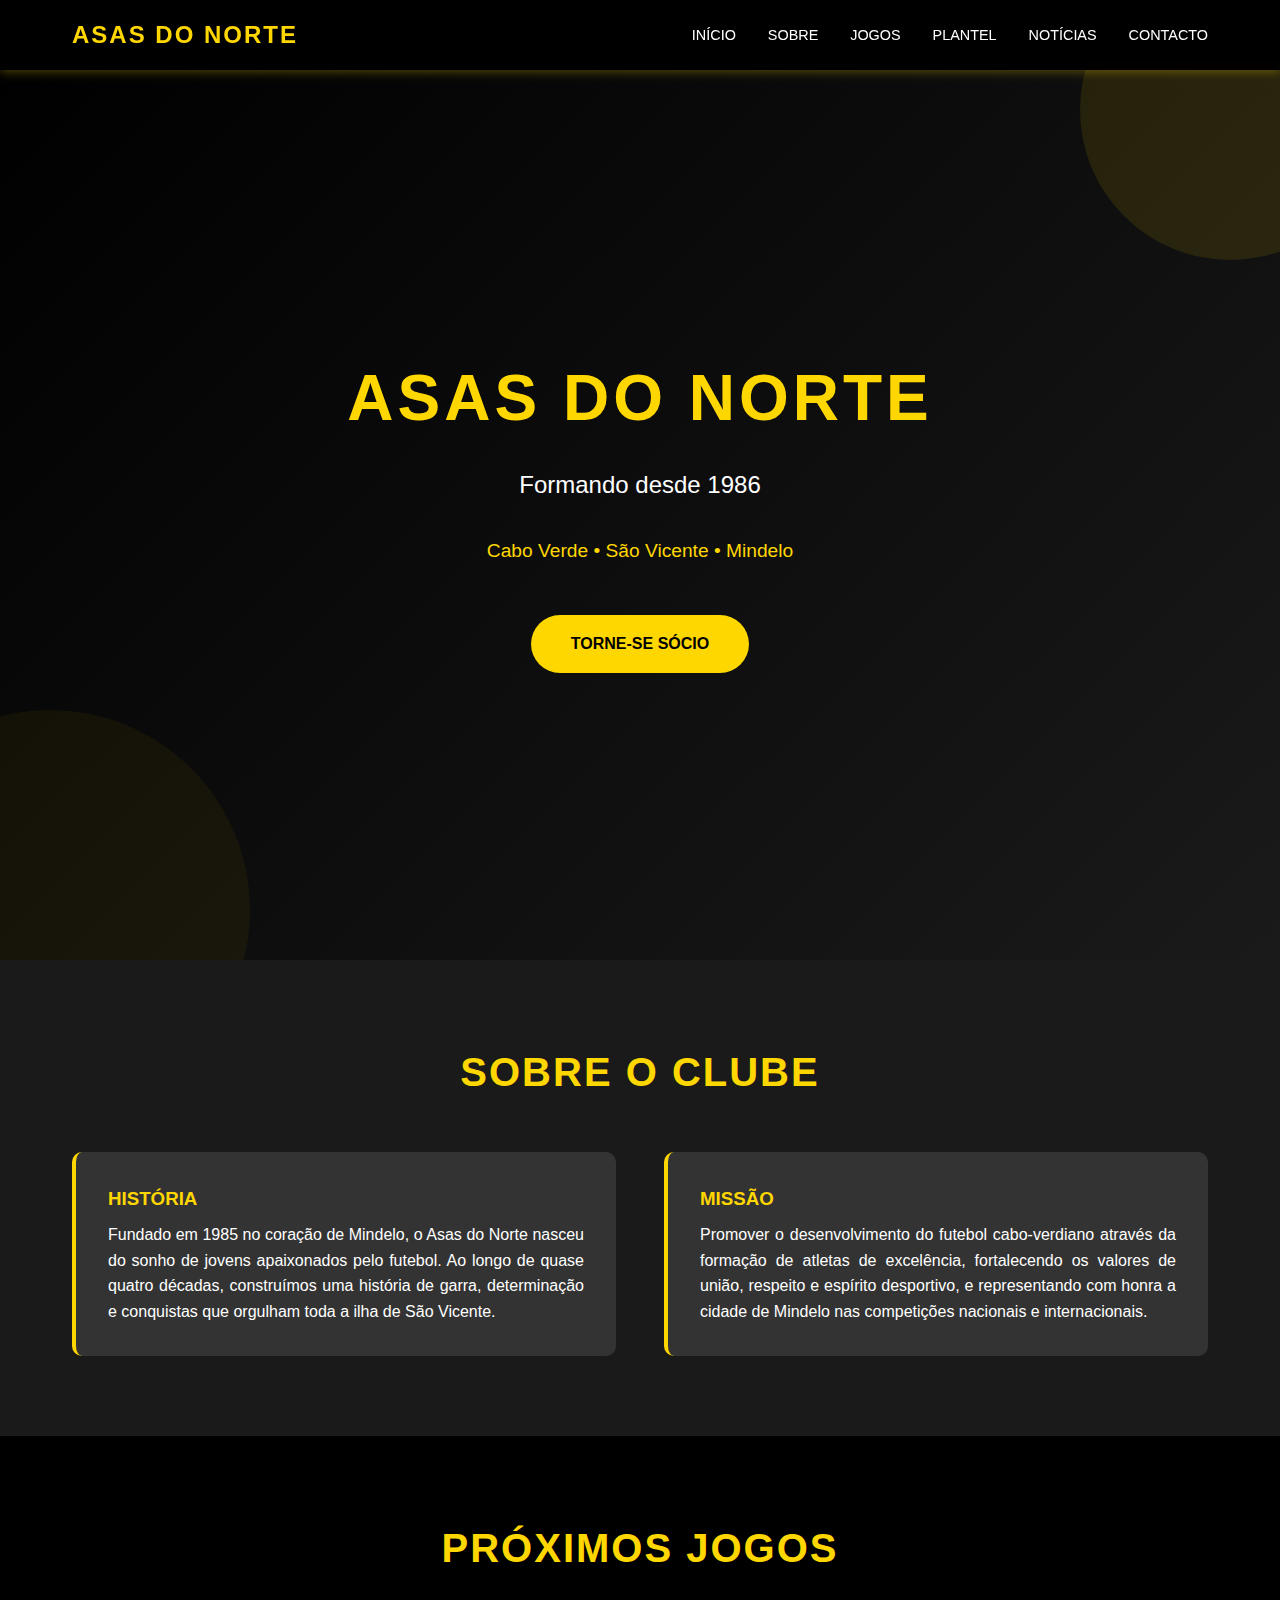
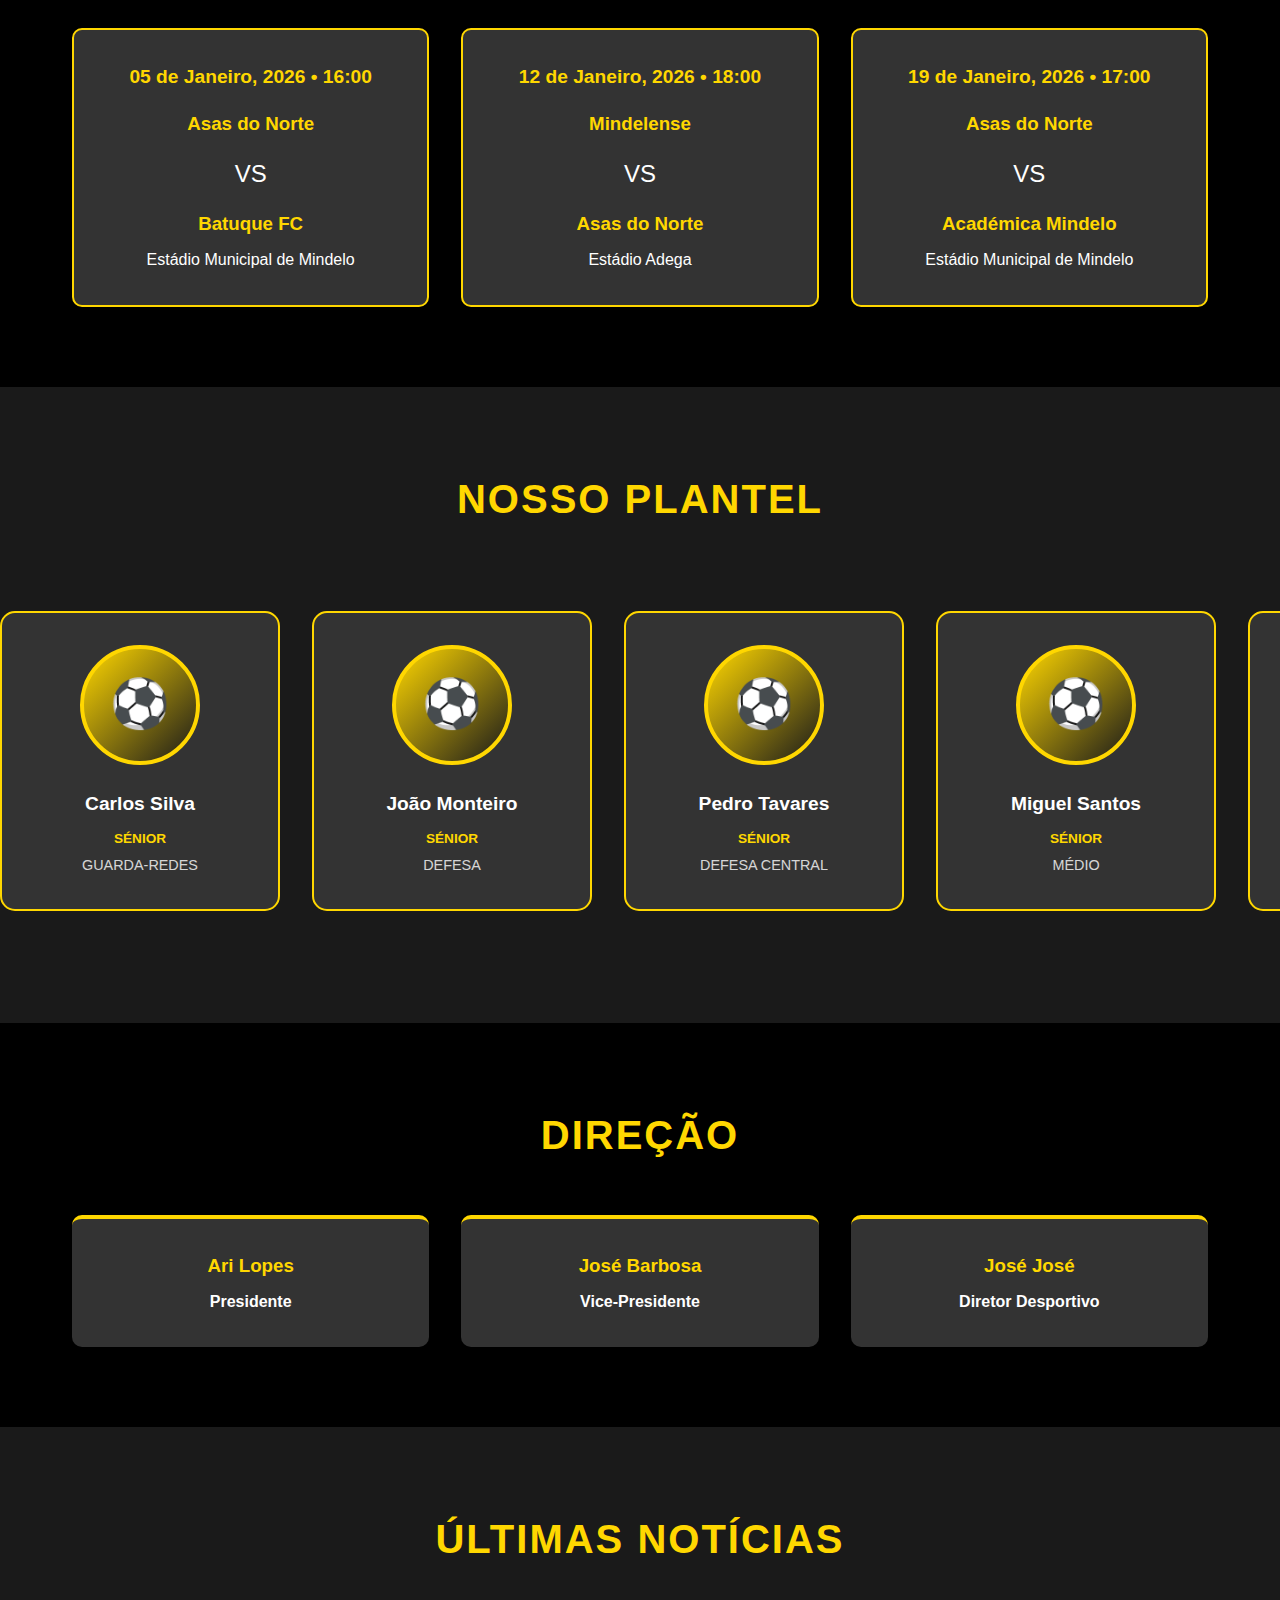
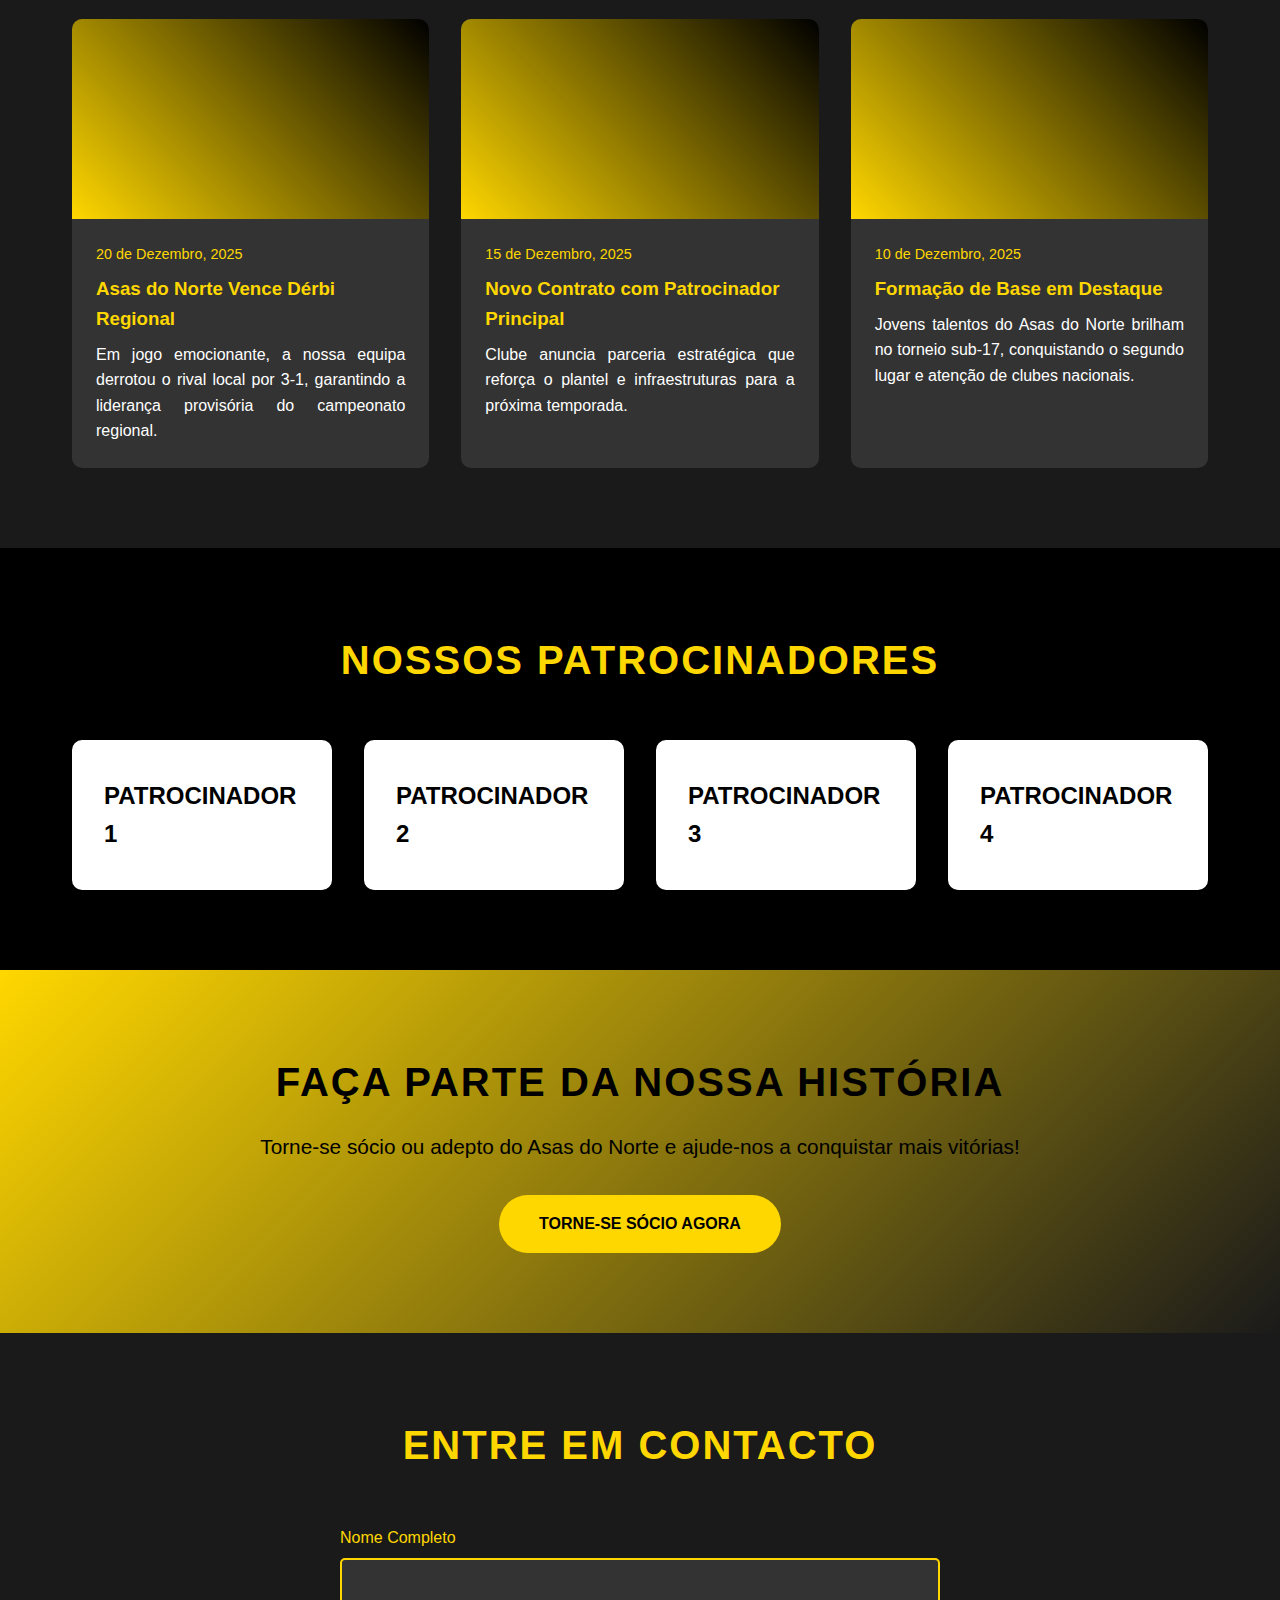
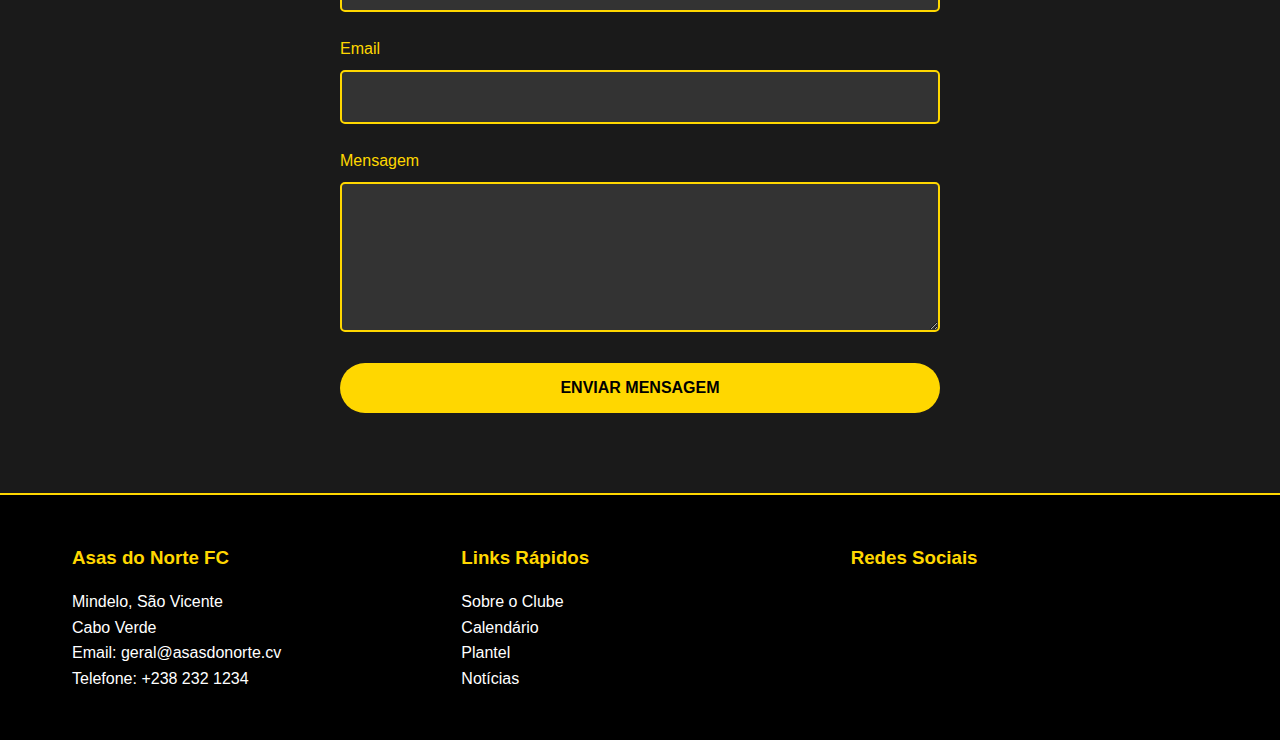
<file: index.html>
<!DOCTYPE html>
<html lang="pt">
<head>
    <meta charset="UTF-8">
    <meta name="viewport" content="width=device-width, initial-scale=1.0">
    <title>Asas do Norte - Futebol Clube de Mindelo</title>
    <link rel="stylesheet" href="style.css">
</head>
<body>
    <!-- Menu de Navegação -->
    <nav>
        <div class="container">
            <div class="logo">Asas do Norte</div>
            <div class="menu-toggle" onclick="toggleMenu()">
                <span></span>
                <span></span>
                <span></span>
            </div>
            <ul id="menu">
                <li><a href="#home">Início</a></li>
                <li><a href="#sobre">Sobre</a></li>
                <li><a href="#jogos">Jogos</a></li>
                <li><a href="#plantel">Plantel</a></li>
                <li><a href="#noticias">Notícias</a></li>
                <li><a href="#contacto">Contacto</a></li>
            </ul>
        </div>
    </nav>

    <!-- Hero Section -->
    <section id="home" class="hero">
        <div class="hero-content">
            <h1>Asas do Norte</h1>
            <p class="slogan">Formando desde 1986</p>
            <p class="location">Cabo Verde • São Vicente • Mindelo</p>
            <div class="cta-buttons">
                <a href="#contacto" class="btn btn-primary">Torne-se Sócio</a>
            </div>
        </div>
    </section>

    <!-- Sobre o Clube -->
    <section id="sobre" class="sobre">
        <div class="container">
            <h2>Sobre o Clube</h2>
            <div class="sobre-content">
                <div class="sobre-card">
                    <h3>HISTÓRIA</h3>
                    <p>Fundado em 1985 no coração de Mindelo, o Asas do Norte nasceu do sonho de jovens apaixonados pelo futebol. Ao longo de quase quatro décadas, construímos uma história de garra, determinação e conquistas que orgulham toda a ilha de São Vicente.</p>
                </div>
                <div class="sobre-card">
                    <h3>MISSÃO</h3>
                    <p>Promover o desenvolvimento do futebol cabo-verdiano através da formação de atletas de excelência, fortalecendo os valores de união, respeito e espírito desportivo, e representando com honra a cidade de Mindelo nas competições nacionais e internacionais.</p>
                </div>
            </div>
        </div>
    </section>

    <!-- Próximos Jogos -->
    <section id="jogos" class="jogos">
        <div class="container">
            <h2>Próximos Jogos</h2>
            <div class="jogos-lista">
                <div class="jogo-card">
                    <div class="jogo-data">05 de Janeiro, 2026 • 16:00</div>
                    <h3>Asas do Norte</h3>
                    <div class="jogo-vs">VS</div>
                    <h3>Batuque FC</h3>
                    <p>Estádio Municipal de Mindelo</p>
                </div>
                <div class="jogo-card">
                    <div class="jogo-data">12 de Janeiro, 2026 • 18:00</div>
                    <h3>Mindelense</h3>
                    <div class="jogo-vs">VS</div>
                    <h3>Asas do Norte</h3>
                    <p>Estádio Adega</p>
                </div>
                <div class="jogo-card">
                    <div class="jogo-data">19 de Janeiro, 2026 • 17:00</div>
                    <h3>Asas do Norte</h3>
                    <div class="jogo-vs">VS</div>
                    <h3>Académica Mindelo</h3>
                    <p>Estádio Municipal de Mindelo</p>
                </div>
            </div>
        </div>
    </section>

    <!-- Plantel -->
    <section id="plantel" class="plantel">
        <div class="container">
            <h2>Nosso Plantel</h2>
        </div>
        <div class="plantel-carousel">
            <div class="plantel-track">
                <!-- Primeiro conjunto de jogadores -->
                <div class="jogador-card">
                    <div class="jogador-img">⚽</div>
                    <div class="jogador-info">
                        <div class="jogador-nome">Carlos Silva</div>
                        <div class="jogador-escalao">Sénior</div>
                        <div class="jogador-posicao">Guarda-Redes</div>
                    </div>
                </div>
                <div class="jogador-card">
                    <div class="jogador-img">⚽</div>
                    <div class="jogador-info">
                        <div class="jogador-nome">João Monteiro</div>
                        <div class="jogador-escalao">Sénior</div>
                        <div class="jogador-posicao">Defesa</div>
                    </div>
                </div>
                <div class="jogador-card">
                    <div class="jogador-img">⚽</div>
                    <div class="jogador-info">
                        <div class="jogador-nome">Pedro Tavares</div>
                        <div class="jogador-escalao">Sénior</div>
                        <div class="jogador-posicao">Defesa Central</div>
                    </div>
                </div>
                <div class="jogador-card">
                    <div class="jogador-img">⚽</div>
                    <div class="jogador-info">
                        <div class="jogador-nome">Miguel Santos</div>
                        <div class="jogador-escalao">Sénior</div>
                        <div class="jogador-posicao">Médio</div>
                    </div>
                </div>
                <div class="jogador-card">
                    <div class="jogador-img">⚽</div>
                    <div class="jogador-info">
                        <div class="jogador-nome">Luís Andrade</div>
                        <div class="jogador-escalao">Sub-23</div>
                        <div class="jogador-posicao">Médio Ofensivo</div>
                    </div>
                </div>
                <div class="jogador-card">
                    <div class="jogador-img">⚽</div>
                    <div class="jogador-info">
                        <div class="jogador-nome">Ricardo Fernandes</div>
                        <div class="jogador-escalao">Sénior</div>
                        <div class="jogador-posicao">Avançado</div>
                    </div>
                </div>
                <div class="jogador-card">
                    <div class="jogador-img">⚽</div>
                    <div class="jogador-info">
                        <div class="jogador-nome">António Costa</div>
                        <div class="jogador-escalao">Sub-23</div>
                        <div class="jogador-posicao">Extremo</div>
                    </div>
                </div>
                <div class="jogador-card">
                    <div class="jogador-img">⚽</div>
                    <div class="jogador-info">
                        <div class="jogador-nome">Bruno Alves</div>
                        <div class="jogador-escalao">Sénior</div>
                        <div class="jogador-posicao">Lateral</div>
                    </div>
                </div>
                
                <!-- Duplicar para efeito de loop infinito -->
                <div class="jogador-card">
                    <div class="jogador-img">⚽</div>
                    <div class="jogador-info">
                        <div class="jogador-nome">Carlos Silva</div>
                        <div class="jogador-escalao">Sénior</div>
                        <div class="jogador-posicao">Guarda-Redes</div>
                    </div>
                </div>
                <div class="jogador-card">
                    <div class="jogador-img">⚽</div>
                    <div class="jogador-info">
                        <div class="jogador-nome">João Monteiro</div>
                        <div class="jogador-escalao">Sénior</div>
                        <div class="jogador-posicao">Defesa</div>
                    </div>
                </div>
                <div class="jogador-card">
                    <div class="jogador-img">⚽</div>
                    <div class="jogador-info">
                        <div class="jogador-nome">Pedro Tavares</div>
                        <div class="jogador-escalao">Sénior</div>
                        <div class="jogador-posicao">Defesa Central</div>
                    </div>
                </div>
                <div class="jogador-card">
                    <div class="jogador-img">⚽</div>
                    <div class="jogador-info">
                        <div class="jogador-nome">Miguel Santos</div>
                        <div class="jogador-escalao">Sénior</div>
                        <div class="jogador-posicao">Médio</div>
                    </div>
                </div>
                <div class="jogador-card">
                    <div class="jogador-img">⚽</div>
                    <div class="jogador-info">
                        <div class="jogador-nome">Luís Andrade</div>
                        <div class="jogador-escalao">Sub-23</div>
                        <div class="jogador-posicao">Médio Ofensivo</div>
                    </div>
                </div>
                <div class="jogador-card">
                    <div class="jogador-img">⚽</div>
                    <div class="jogador-info">
                        <div class="jogador-nome">Ricardo Fernandes</div>
                        <div class="jogador-escalao">Sénior</div>
                        <div class="jogador-posicao">Avançado</div>
                    </div>
                </div>
                <div class="jogador-card">
                    <div class="jogador-img">⚽</div>
                    <div class="jogador-info">
                        <div class="jogador-nome">António Costa</div>
                        <div class="jogador-escalao">Sub-23</div>
                        <div class="jogador-posicao">Extremo</div>
                    </div>
                </div>
                <div class="jogador-card">
                    <div class="jogador-img">⚽</div>
                    <div class="jogador-info">
                        <div class="jogador-nome">Bruno Alves</div>
                        <div class="jogador-escalao">Sénior</div>
                        <div class="jogador-posicao">Lateral</div>
                    </div>
                </div>
            </div>
        </div>
    </section>

    <!-- Equipa Técnica -->
    <section id="equipa" class="equipa-tecnica">
        <div class="container">
            <h2>DIREÇÃO</h2>
            <div class="equipa-grid">
                <div class="tecnico-card">
                    <h3>Ari Lopes</h3>
                    <p><strong>Presidente</strong></p>
                    
                </div>
                <div class="tecnico-card">
                    <h3>José Barbosa</h3>
                    <p><strong>Vice-Presidente</strong></p>
                </div>
                <div class="tecnico-card">
                    <h3>José José</h3>
                    <p><strong>Diretor Desportivo</strong></p>
                </div>
            </div>
        </div>
    </section>

    <!-- Notícias -->
    <section id="noticias" class="noticias">
        <div class="container">
            <h2>Últimas Notícias</h2>
            <div class="noticias-grid">
                <div class="noticia-card">
                    <div class="noticia-img"></div>
                    <div class="noticia-content">
                        <div class="noticia-data">20 de Dezembro, 2025</div>
                        <h3>Asas do Norte Vence Dérbi Regional</h3>
                        <p>Em jogo emocionante, a nossa equipa derrotou o rival local por 3-1, garantindo a liderança provisória do campeonato regional.</p>
                    </div>
                </div>
                <div class="noticia-card">
                    <div class="noticia-img"></div>
                    <div class="noticia-content">
                        <div class="noticia-data">15 de Dezembro, 2025</div>
                        <h3>Novo Contrato com Patrocinador Principal</h3>
                        <p>Clube anuncia parceria estratégica que reforça o plantel e infraestruturas para a próxima temporada.</p>
                    </div>
                </div>
                <div class="noticia-card">
                    <div class="noticia-img"></div>
                    <div class="noticia-content">
                        <div class="noticia-data">10 de Dezembro, 2025</div>
                        <h3>Formação de Base em Destaque</h3>
                        <p>Jovens talentos do Asas do Norte brilham no torneio sub-17, conquistando o segundo lugar e atenção de clubes nacionais.</p>
                    </div>
                </div>
            </div>
        </div>
    </section>

    <!-- Patrocinadores -->
    <section id="patrocinadores" class="patrocinadores">
        <div class="container">
            <h2>Nossos Patrocinadores</h2>
            <div class="patrocinadores-grid">
                <div class="patrocinador-card">
                    <p style="color: #000; font-weight: bold; font-size: 1.5rem;">PATROCINADOR 1</p>
                </div>
                <div class="patrocinador-card">
                    <p style="color: #000; font-weight: bold; font-size: 1.5rem;">PATROCINADOR 2</p>
                </div>
                <div class="patrocinador-card">
                    <p style="color: #000; font-weight: bold; font-size: 1.5rem;">PATROCINADOR 3</p>
                </div>
                <div class="patrocinador-card">
                    <p style="color: #000; font-weight: bold; font-size: 1.5rem;">PATROCINADOR 4</p>
                </div>
            </div>
        </div>
    </section>

    <!-- CTA Final -->
    <section class="cta-final">
        <div class="container">
            <h2>Faça Parte da Nossa História</h2>
            <p>Torne-se sócio ou adepto do Asas do Norte e ajude-nos a conquistar mais vitórias!</p>
            <div class="cta-buttons">
                <a href="#contacto" class="btn btn-primary">Torne-se Sócio Agora</a>
            </div>
        </div>
    </section>

    <!-- Contacto -->
    <section id="contacto" class="contacto">
        <div class="container">
            <h2>Entre em Contacto</h2>
            <form class="contacto-form">
                <div class="form-group">
                    <label for="nome">Nome Completo</label>
                    <input type="text" id="nome" name="nome" required>
                </div>
                <div class="form-group">
                    <label for="email">Email</label>
                    <input type="email" id="email" name="email" required>
                </div>
                <div class="form-group">
                    <label for="mensagem">Mensagem</label>
                    <textarea id="mensagem" name="mensagem" required></textarea>
                </div>
                <button type="submit" class="btn btn-primary" style="width: 100%;">Enviar Mensagem</button>
            </form>
        </div>
    </section>

    <!-- Rodapé -->
    <footer>
        <div class="container">
            <div class="footer-content">
                <div class="footer-section">
                    <h3>Asas do Norte FC</h3>
                    <p>Mindelo, São Vicente<br>Cabo Verde</p>
                    <p>Email: geral@asasdonorte.cv<br>Telefone: +238 232 1234</p>
                </div>
                <div class="footer-section">
                    <h3>Links Rápidos</h3>
                    <p><a href="#sobre" style="color: var(--branco); text-decoration: none;">Sobre o Clube</a></p>
                    <p><a href="#jogos" style="color: var(--branco); text-decoration: none;">Calendário</a></p>
                    <p><a href="#plantel" style="color: var(--branco); text-decoration: none;">Plantel</a></p>
                    <p><a href="#noticias" style="color: var(--branco); text-decoration: none;">Notícias</a></p>
                </div>
                <div class="footer-section">

                    <h3>Redes Sociais</h3>
</file>
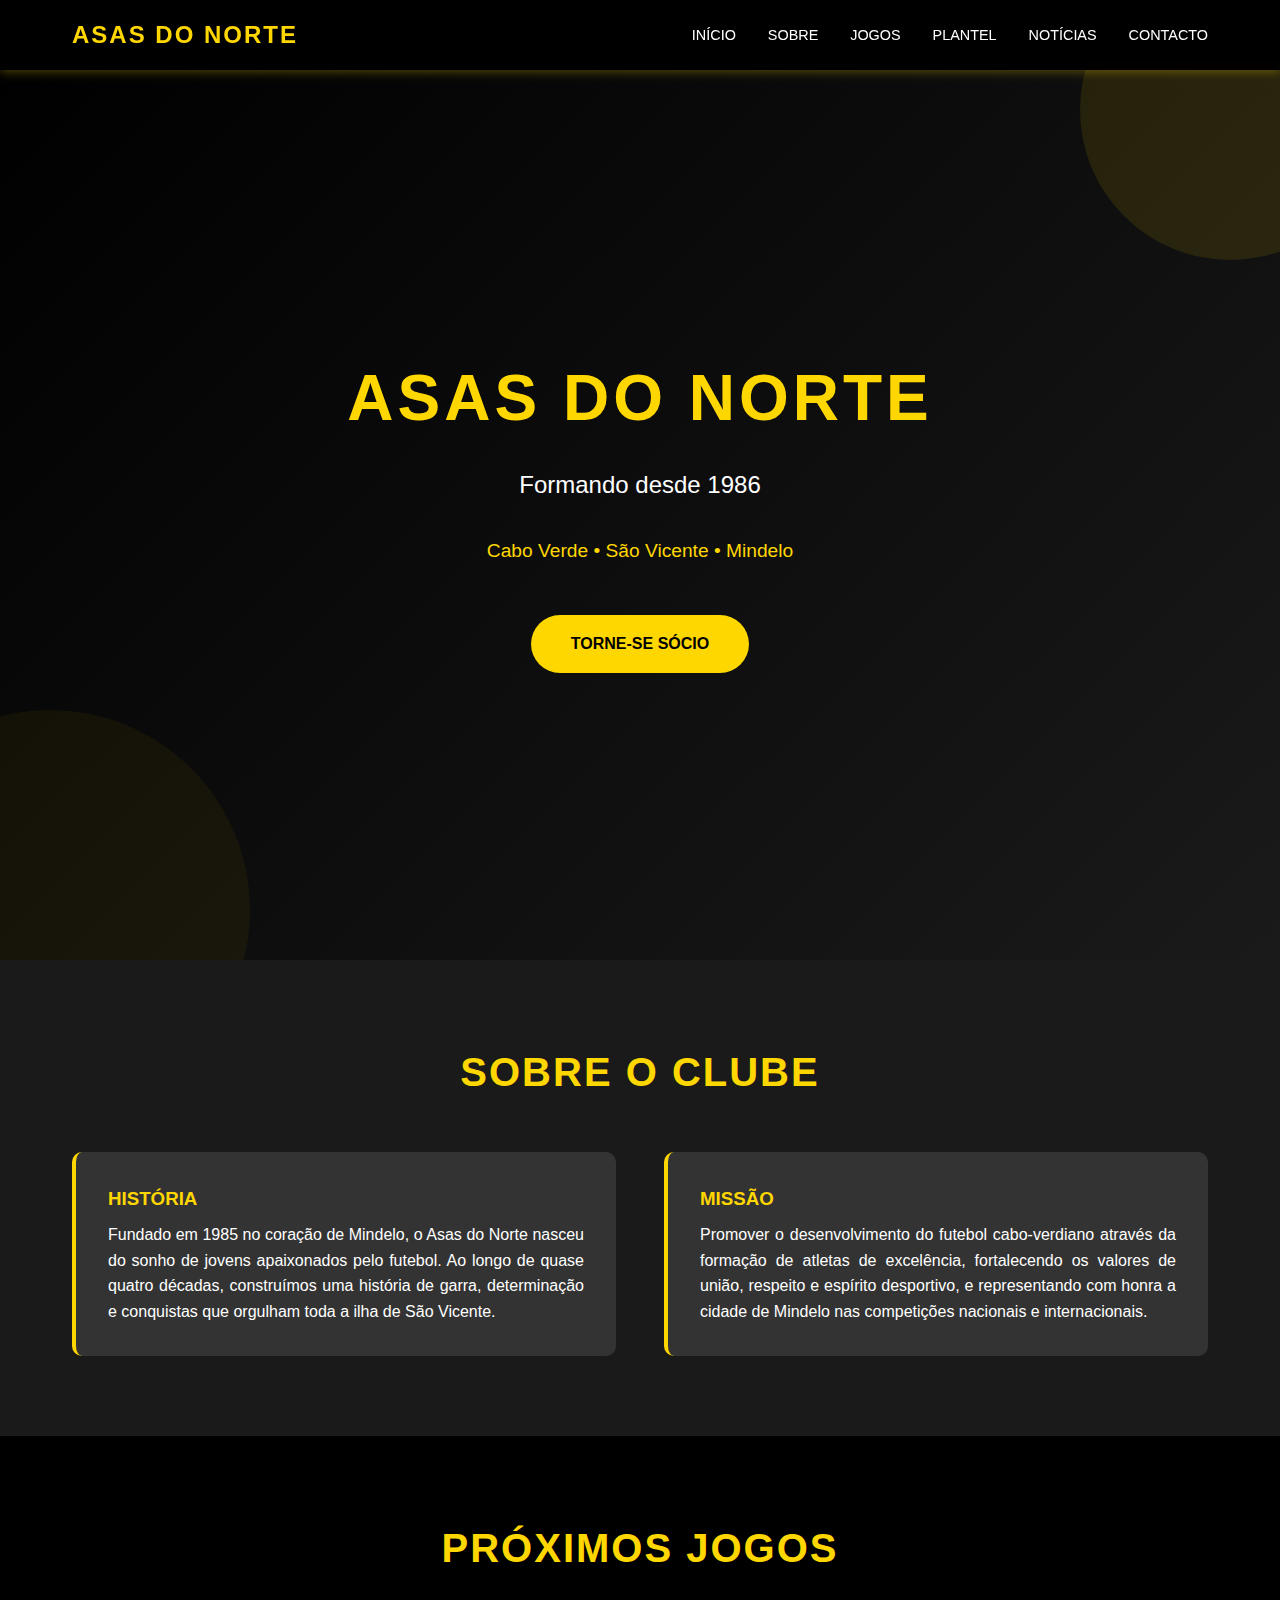
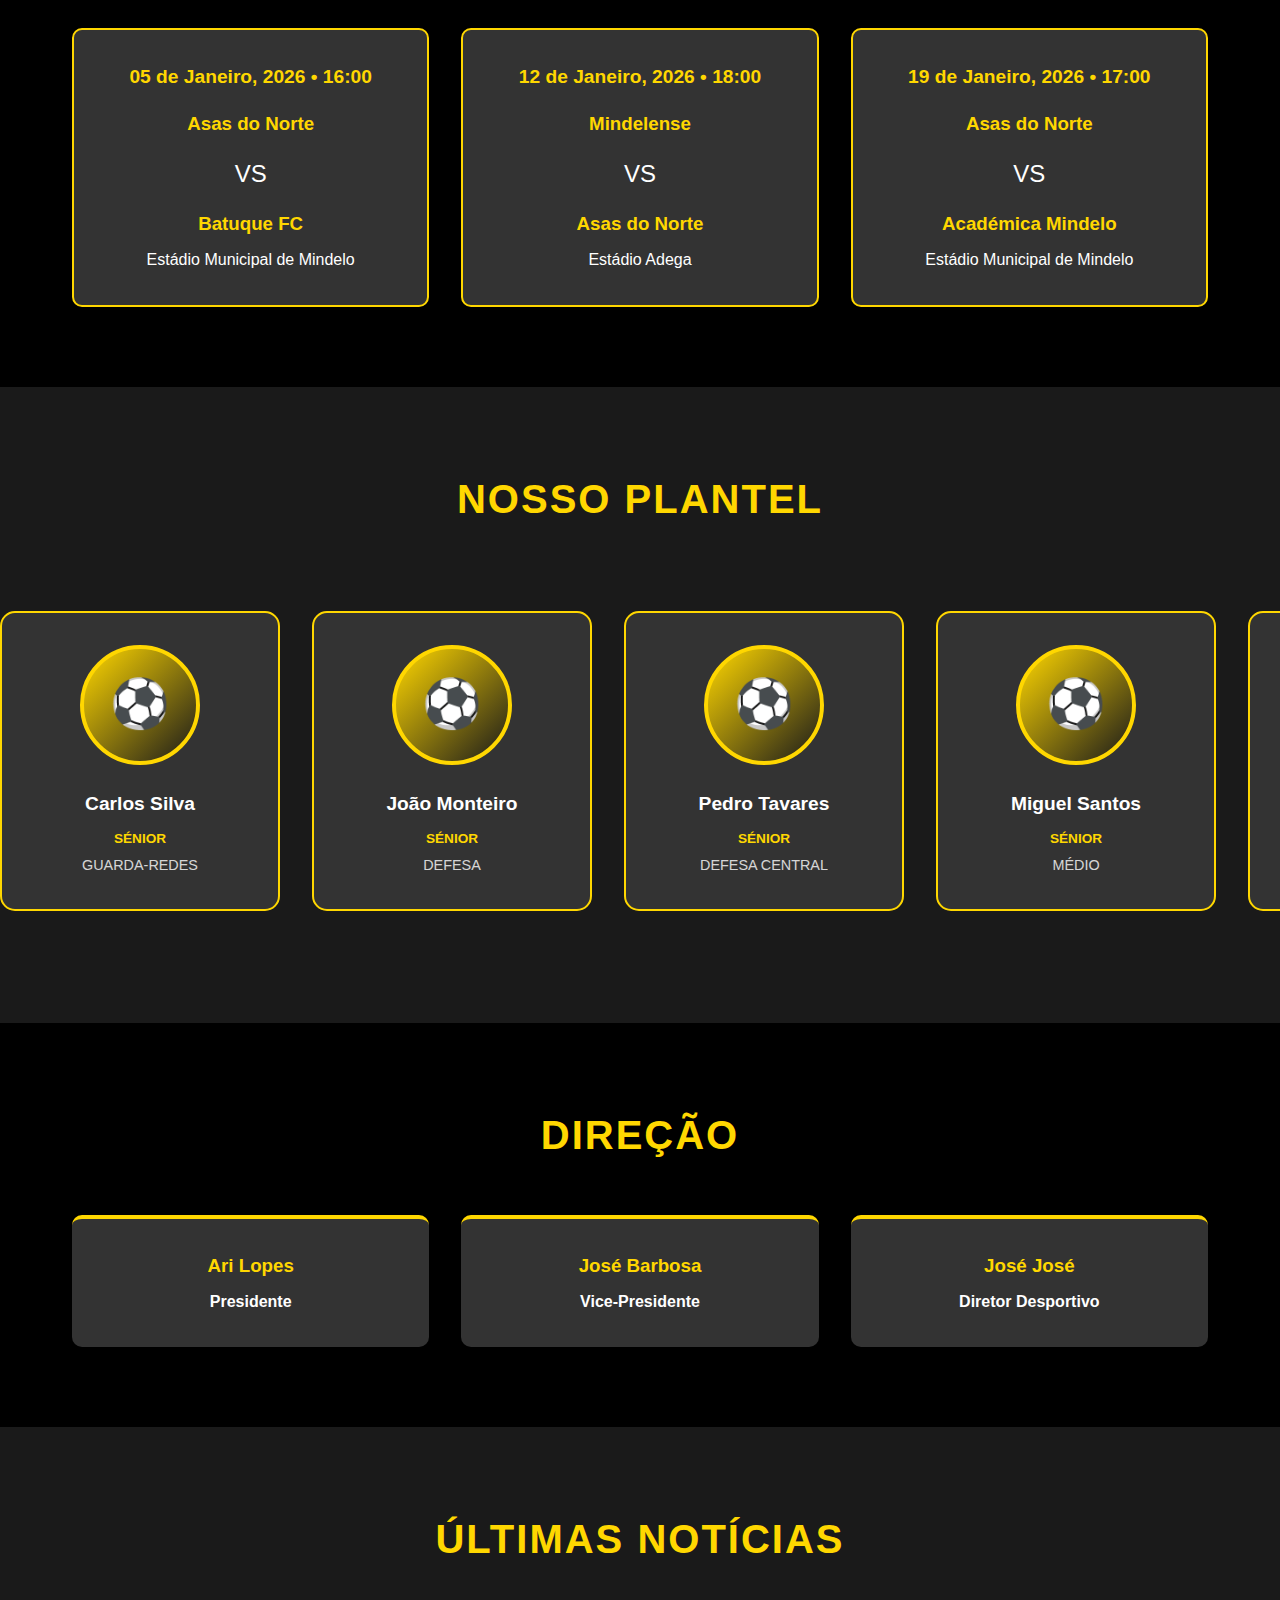
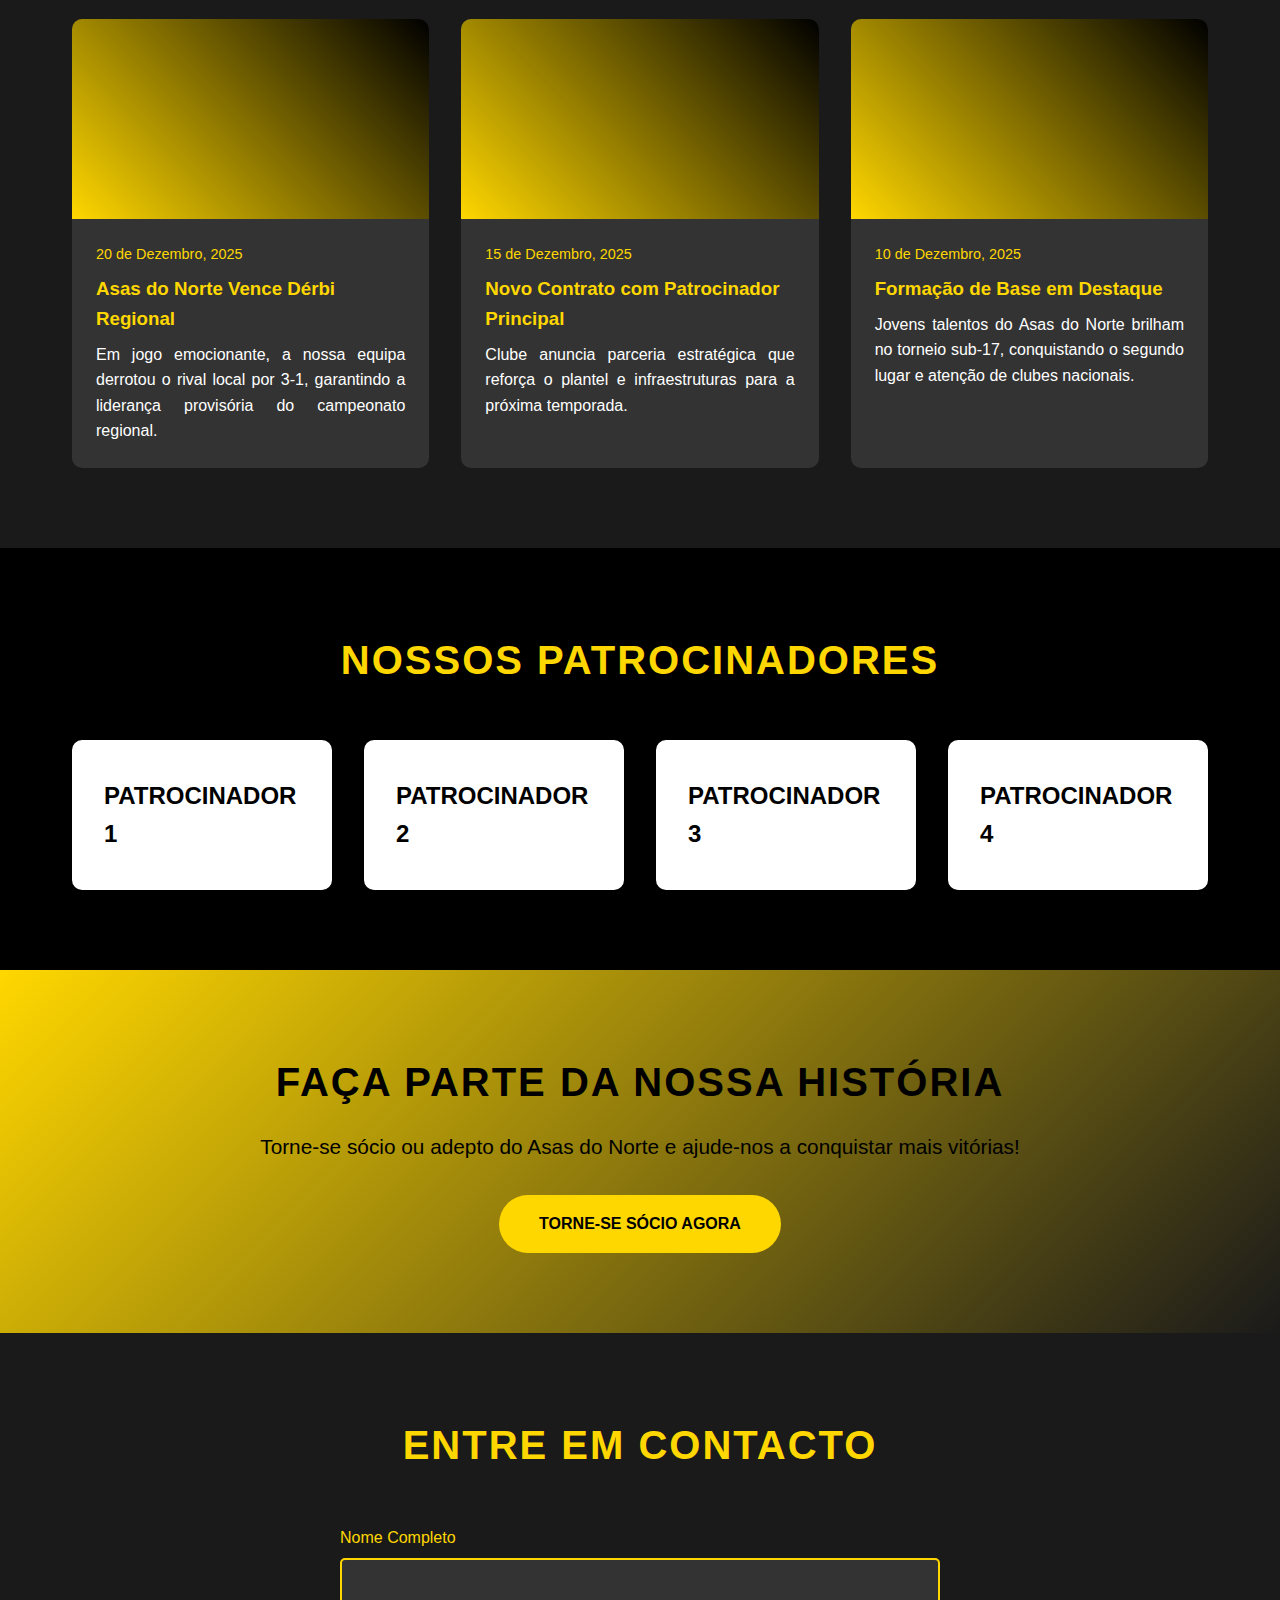
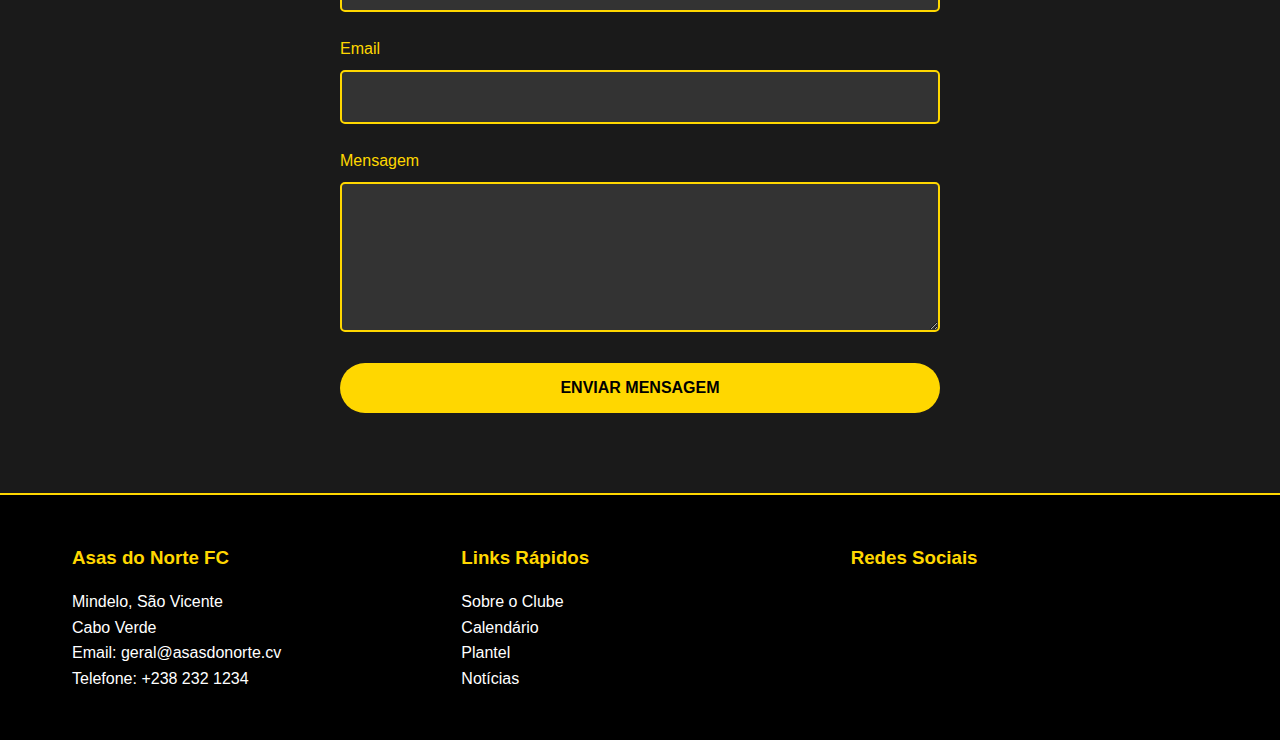
<file: index2.html>
<!DOCTYPE html>
<html lang="pt">
<head>
    <meta charset="UTF-8">
    <meta name="viewport" content="width=device-width, initial-scale=1.0">
    <title>Asas do Norte - Futebol Clube de Mindelo</title>
    <link rel="stylesheet" href="style.css">
</head>
<body>
    <!-- Menu de Navegação -->
    <nav>
        <div class="container">
            <div class="logo">Asas do Norte</div>
            <div class="menu-toggle" onclick="toggleMenu()">
                <span></span>
                <span></span>
                <span></span>
            </div>
            <ul id="menu">
                <li><a href="#home">Início</a></li>
                <li><a href="#sobre">Sobre</a></li>
                <li><a href="#jogos">Jogos</a></li>
                <li><a href="#plantel">Plantel</a></li>
                <li><a href="#noticias">Notícias</a></li>
                <li><a href="#contacto">Contacto</a></li>
            </ul>
        </div>
    </nav>

    <!-- Hero Section -->
    <section id="home" class="hero">
        <div class="hero-content">
            <h1>Asas do Norte</h1>
            <p class="slogan">Formando desde 1986</p>
            <p class="location">Cabo Verde • São Vicente • Mindelo</p>
            <div class="cta-buttons">
                <a href="#contacto" class="btn btn-primary">Torne-se Sócio</a>
            </div>
        </div>
    </section>

    <!-- Sobre o Clube -->
    <section id="sobre" class="sobre">
        <div class="container">
            <h2>Sobre o Clube</h2>
            <div class="sobre-content">
                <div class="sobre-card">
                    <h3>HISTÓRIA</h3>
                    <p>Fundado em 1985 no coração de Mindelo, o Asas do Norte nasceu do sonho de jovens apaixonados pelo futebol. Ao longo de quase quatro décadas, construímos uma história de garra, determinação e conquistas que orgulham toda a ilha de São Vicente.</p>
                </div>
                <div class="sobre-card">
                    <h3>MISSÃO</h3>
                    <p>Promover o desenvolvimento do futebol cabo-verdiano através da formação de atletas de excelência, fortalecendo os valores de união, respeito e espírito desportivo, e representando com honra a cidade de Mindelo nas competições nacionais e internacionais.</p>
                </div>
            </div>
        </div>
    </section>

    <!-- Próximos Jogos -->
    <section id="jogos" class="jogos">
        <div class="container">
            <h2>Próximos Jogos</h2>
            <div class="jogos-lista">
                <div class="jogo-card">
                    <div class="jogo-data">05 de Janeiro, 2026 • 16:00</div>
                    <h3>Asas do Norte</h3>
                    <div class="jogo-vs">VS</div>
                    <h3>Batuque FC</h3>
                    <p>Estádio Municipal de Mindelo</p>
                </div>
                <div class="jogo-card">
                    <div class="jogo-data">12 de Janeiro, 2026 • 18:00</div>
                    <h3>Mindelense</h3>
                    <div class="jogo-vs">VS</div>
                    <h3>Asas do Norte</h3>
                    <p>Estádio Adega</p>
                </div>
                <div class="jogo-card">
                    <div class="jogo-data">19 de Janeiro, 2026 • 17:00</div>
                    <h3>Asas do Norte</h3>
                    <div class="jogo-vs">VS</div>
                    <h3>Académica Mindelo</h3>
                    <p>Estádio Municipal de Mindelo</p>
                </div>
            </div>
        </div>
    </section>

    <!-- Plantel -->
    <section id="plantel" class="plantel">
        <div class="container">
            <h2>Nosso Plantel</h2>
        </div>
        <div class="plantel-carousel">
            <div class="plantel-track">
                <!-- Primeiro conjunto de jogadores -->
                <div class="jogador-card">
                    <div class="jogador-img">⚽</div>
                    <div class="jogador-info">
                        <div class="jogador-nome">Carlos Silva</div>
                        <div class="jogador-escalao">Sénior</div>
                        <div class="jogador-posicao">Guarda-Redes</div>
                    </div>
                </div>
                <div class="jogador-card">
                    <div class="jogador-img">⚽</div>
                    <div class="jogador-info">
                        <div class="jogador-nome">João Monteiro</div>
                        <div class="jogador-escalao">Sénior</div>
                        <div class="jogador-posicao">Defesa</div>
                    </div>
                </div>
                <div class="jogador-card">
                    <div class="jogador-img">⚽</div>
                    <div class="jogador-info">
                        <div class="jogador-nome">Pedro Tavares</div>
                        <div class="jogador-escalao">Sénior</div>
                        <div class="jogador-posicao">Defesa Central</div>
                    </div>
                </div>
                <div class="jogador-card">
                    <div class="jogador-img">⚽</div>
                    <div class="jogador-info">
                        <div class="jogador-nome">Miguel Santos</div>
                        <div class="jogador-escalao">Sénior</div>
                        <div class="jogador-posicao">Médio</div>
                    </div>
                </div>
                <div class="jogador-card">
                    <div class="jogador-img">⚽</div>
                    <div class="jogador-info">
                        <div class="jogador-nome">Luís Andrade</div>
                        <div class="jogador-escalao">Sub-23</div>
                        <div class="jogador-posicao">Médio Ofensivo</div>
                    </div>
                </div>
                <div class="jogador-card">
                    <div class="jogador-img">⚽</div>
                    <div class="jogador-info">
                        <div class="jogador-nome">Ricardo Fernandes</div>
                        <div class="jogador-escalao">Sénior</div>
                        <div class="jogador-posicao">Avançado</div>
                    </div>
                </div>
                <div class="jogador-card">
                    <div class="jogador-img">⚽</div>
                    <div class="jogador-info">
                        <div class="jogador-nome">António Costa</div>
                        <div class="jogador-escalao">Sub-23</div>
                        <div class="jogador-posicao">Extremo</div>
                    </div>
                </div>
                <div class="jogador-card">
                    <div class="jogador-img">⚽</div>
                    <div class="jogador-info">
                        <div class="jogador-nome">Bruno Alves</div>
                        <div class="jogador-escalao">Sénior</div>
                        <div class="jogador-posicao">Lateral</div>
                    </div>
                </div>
                
                <!-- Duplicar para efeito de loop infinito -->
                <div class="jogador-card">
                    <div class="jogador-img">⚽</div>
                    <div class="jogador-info">
                        <div class="jogador-nome">Carlos Silva</div>
                        <div class="jogador-escalao">Sénior</div>
                        <div class="jogador-posicao">Guarda-Redes</div>
                    </div>
                </div>
                <div class="jogador-card">
                    <div class="jogador-img">⚽</div>
                    <div class="jogador-info">
                        <div class="jogador-nome">João Monteiro</div>
                        <div class="jogador-escalao">Sénior</div>
                        <div class="jogador-posicao">Defesa</div>
                    </div>
                </div>
                <div class="jogador-card">
                    <div class="jogador-img">⚽</div>
                    <div class="jogador-info">
                        <div class="jogador-nome">Pedro Tavares</div>
                        <div class="jogador-escalao">Sénior</div>
                        <div class="jogador-posicao">Defesa Central</div>
                    </div>
                </div>
                <div class="jogador-card">
                    <div class="jogador-img">⚽</div>
                    <div class="jogador-info">
                        <div class="jogador-nome">Miguel Santos</div>
                        <div class="jogador-escalao">Sénior</div>
                        <div class="jogador-posicao">Médio</div>
                    </div>
                </div>
                <div class="jogador-card">
                    <div class="jogador-img">⚽</div>
                    <div class="jogador-info">
                        <div class="jogador-nome">Luís Andrade</div>
                        <div class="jogador-escalao">Sub-23</div>
                        <div class="jogador-posicao">Médio Ofensivo</div>
                    </div>
                </div>
                <div class="jogador-card">
                    <div class="jogador-img">⚽</div>
                    <div class="jogador-info">
                        <div class="jogador-nome">Ricardo Fernandes</div>
                        <div class="jogador-escalao">Sénior</div>
                        <div class="jogador-posicao">Avançado</div>
                    </div>
                </div>
                <div class="jogador-card">
                    <div class="jogador-img">⚽</div>
                    <div class="jogador-info">
                        <div class="jogador-nome">António Costa</div>
                        <div class="jogador-escalao">Sub-23</div>
                        <div class="jogador-posicao">Extremo</div>
                    </div>
                </div>
                <div class="jogador-card">
                    <div class="jogador-img">⚽</div>
                    <div class="jogador-info">
                        <div class="jogador-nome">Bruno Alves</div>
                        <div class="jogador-escalao">Sénior</div>
                        <div class="jogador-posicao">Lateral</div>
                    </div>
                </div>
            </div>
        </div>
    </section>

    <!-- Equipa Técnica -->
    <section id="equipa" class="equipa-tecnica">
        <div class="container">
            <h2>DIREÇÃO</h2>
            <div class="equipa-grid">
                <div class="tecnico-card">
                    <h3>Ari Lopes</h3>
                    <p><strong>Presidente</strong></p>
                    
                </div>
                <div class="tecnico-card">
                    <h3>José Barbosa</h3>
                    <p><strong>Vice-Presidente</strong></p>
                </div>
                <div class="tecnico-card">
                    <h3>José José</h3>
                    <p><strong>Diretor Desportivo</strong></p>
                </div>
            </div>
        </div>
    </section>

    <!-- Notícias -->
    <section id="noticias" class="noticias">
        <div class="container">
            <h2>Últimas Notícias</h2>
            <div class="noticias-grid">
                <div class="noticia-card">
                    <div class="noticia-img"></div>
                    <div class="noticia-content">
                        <div class="noticia-data">20 de Dezembro, 2025</div>
                        <h3>Asas do Norte Vence Dérbi Regional</h3>
                        <p>Em jogo emocionante, a nossa equipa derrotou o rival local por 3-1, garantindo a liderança provisória do campeonato regional.</p>
                    </div>
                </div>
                <div class="noticia-card">
                    <div class="noticia-img"></div>
                    <div class="noticia-content">
                        <div class="noticia-data">15 de Dezembro, 2025</div>
                        <h3>Novo Contrato com Patrocinador Principal</h3>
                        <p>Clube anuncia parceria estratégica que reforça o plantel e infraestruturas para a próxima temporada.</p>
                    </div>
                </div>
                <div class="noticia-card">
                    <div class="noticia-img"></div>
                    <div class="noticia-content">
                        <div class="noticia-data">10 de Dezembro, 2025</div>
                        <h3>Formação de Base em Destaque</h3>
                        <p>Jovens talentos do Asas do Norte brilham no torneio sub-17, conquistando o segundo lugar e atenção de clubes nacionais.</p>
                    </div>
                </div>
            </div>
        </div>
    </section>

    <!-- Patrocinadores -->
    <section id="patrocinadores" class="patrocinadores">
        <div class="container">
            <h2>Nossos Patrocinadores</h2>
            <div class="patrocinadores-grid">
                <div class="patrocinador-card">
                    <p style="color: #000; font-weight: bold; font-size: 1.5rem;">PATROCINADOR 1</p>
                </div>
                <div class="patrocinador-card">
                    <p style="color: #000; font-weight: bold; font-size: 1.5rem;">PATROCINADOR 2</p>
                </div>
                <div class="patrocinador-card">
                    <p style="color: #000; font-weight: bold; font-size: 1.5rem;">PATROCINADOR 3</p>
                </div>
                <div class="patrocinador-card">
                    <p style="color: #000; font-weight: bold; font-size: 1.5rem;">PATROCINADOR 4</p>
                </div>
            </div>
        </div>
    </section>

    <!-- CTA Final -->
    <section class="cta-final">
        <div class="container">
            <h2>Faça Parte da Nossa História</h2>
            <p>Torne-se sócio ou adepto do Asas do Norte e ajude-nos a conquistar mais vitórias!</p>
            <div class="cta-buttons">
                <a href="#contacto" class="btn btn-primary">Torne-se Sócio Agora</a>
            </div>
        </div>
    </section>

    <!-- Contacto -->
    <section id="contacto" class="contacto">
        <div class="container">
            <h2>Entre em Contacto</h2>
            <form class="contacto-form">
                <div class="form-group">
                    <label for="nome">Nome Completo</label>
                    <input type="text" id="nome" name="nome" required>
                </div>
                <div class="form-group">
                    <label for="email">Email</label>
                    <input type="email" id="email" name="email" required>
                </div>
                <div class="form-group">
                    <label for="mensagem">Mensagem</label>
                    <textarea id="mensagem" name="mensagem" required></textarea>
                </div>
                <button type="submit" class="btn btn-primary" style="width: 100%;">Enviar Mensagem</button>
            </form>
        </div>
    </section>

    <!-- Rodapé -->
    <footer>
        <div class="container">
            <div class="footer-content">
                <div class="footer-section">
                    <h3>Asas do Norte FC</h3>
                    <p>Mindelo, São Vicente<br>Cabo Verde</p>
                    <p>Email: geral@asasdonorte.cv<br>Telefone: +238 232 1234</p>
                </div>
                <div class="footer-section">
                    <h3>Links Rápidos</h3>
                    <p><a href="#sobre" style="color: var(--branco); text-decoration: none;">Sobre o Clube</a></p>
                    <p><a href="#jogos" style="color: var(--branco); text-decoration: none;">Calendário</a></p>
                    <p><a href="#plantel" style="color: var(--branco); text-decoration: none;">Plantel</a></p>
                    <p><a href="#noticias" style="color: var(--branco); text-decoration: none;">Notícias</a></p>
                </div>
                <div class="footer-section">
                    <h3>Redes Sociais</h3>
</file>
<file: style.css>
/* Reset e Configurações Gerais */
        * {
            margin: 0;
            padding: 0;
            box-sizing: border-box;
        }

        :root {
            --amarelo: #FFD700;
            --preto: #000000;
            --branco: #FFFFFF;
            --cinza-escuro: #1a1a1a;
            --cinza-medio: #333333;
        }

        html {
            scroll-behavior: smooth;
        }

        body {
            font-family: 'Segoe UI', Tahoma, Geneva, Verdana, sans-serif;
            line-height: 1.6;
            color: var(--branco);
            background-color: var(--preto);
        }

        /* Menu de Navegação Fixo */
        nav {
            position: fixed;
            top: 0;
            width: 100%;
            background-color: rgba(0, 0, 0, 0.95);
            padding: 1rem 0;
            z-index: 1000;
            box-shadow: 0 2px 10px rgba(255, 215, 0, 0.3);
        }

        nav .container {
            max-width: 1200px;
            margin: 0 auto;
            padding: 0 2rem;
            display: flex;
            justify-content: space-between;
            align-items: center;
        }

        nav .logo {
            font-size: 1.5rem;
            font-weight: bold;
            color: var(--amarelo);
            text-transform: uppercase;
            letter-spacing: 2px;
        }

        nav ul {
            list-style: none;
            display: flex;
            gap: 2rem;
        }

        nav ul li a {
            color: var(--branco);
            text-decoration: none;
            font-weight: 500;
            transition: color 0.3s ease;
            text-transform: uppercase;
            font-size: 0.9rem;
        }

        nav ul li a:hover {
            color: var(--amarelo);
        }

        /* Menu Mobile */
        .menu-toggle {
            display: none;
            flex-direction: column;
            cursor: pointer;
        }

        .menu-toggle span {
            width: 25px;
            height: 3px;
            background-color: var(--amarelo);
            margin: 3px 0;
            transition: 0.3s;
        }

        /* Container Padrão */
        .container {
            max-width: 1200px;
            margin: 0 auto;
            padding: 0 2rem;
        }

        section {
            padding: 5rem 0;
        }

        h2 {
            font-size: 2.5rem;
            margin-bottom: 1rem;
            color: var(--amarelo);
            text-transform: uppercase;
            text-align: center;
            letter-spacing: 2px;
        }

        h3 {
            color: var(--amarelo);
            margin-bottom: 0.5rem;
        }

        /* Hero Section */
        .hero {
            min-height: 100vh;
            display: flex;
            align-items: center;
            justify-content: center;
            text-align: center;
            background: linear-gradient(135deg, var(--preto) 0%, var(--cinza-escuro) 100%);
            position: relative;
            overflow: hidden;
            margin-top: 60px;
        }

        .hero::before {
            content: '';
            position: absolute;
            width: 300px;
            height: 300px;
            background: var(--amarelo);
            border-radius: 50%;
            opacity: 0.1;
            top: -100px;
            right: -100px;
        }

        .hero::after {
            content: '';
            position: absolute;
            width: 400px;
            height: 400px;
            background: var(--amarelo);
            border-radius: 50%;
            opacity: 0.05;
            bottom: -150px;
            left: -150px;
        }

        .hero-content {
            z-index: 1;
        }

        .hero h1 {
            font-size: 4rem;
            margin-bottom: 1rem;
            color: var(--amarelo);
            text-transform: uppercase;
            letter-spacing: 4px;
            animation: fadeInUp 1s ease;
        }

        .hero .slogan {
            font-size: 1.5rem;
            margin-bottom: 2rem;
            color: var(--branco);
            animation: fadeInUp 1s ease 0.3s backwards;
        }

        .hero .location {
            font-size: 1.2rem;
            margin-bottom: 3rem;
            color: var(--amarelo);
            animation: fadeInUp 1s ease 0.5s backwards;
        }

        @keyframes fadeInUp {
            from {
                opacity: 0;
                transform: translateY(30px);
            }
            to {
                opacity: 1;
                transform: translateY(0);
            }
        }

        .cta-buttons {
            display: flex;
            gap: 1.5rem;
            justify-content: center;
            flex-wrap: wrap;
            animation: fadeInUp 1s ease 0.7s backwards;
        }

        .btn {
            padding: 1rem 2.5rem;
            font-size: 1rem;
            font-weight: bold;
            text-transform: uppercase;
            text-decoration: none;
            border-radius: 50px;
            transition: all 0.3s ease;
            cursor: pointer;
            border: none;
        }

        .btn-primary {
            background-color: var(--amarelo);
            color: var(--preto);
        }

        .btn-primary:hover {
            background-color: var(--branco);
            transform: translateY(-3px);
            box-shadow: 0 10px 25px rgba(255, 215, 0, 0.4);
        }

        .btn-secondary {
            background-color: transparent;
            color: var(--amarelo);
            border: 2px solid var(--amarelo);
        }

        .btn-secondary:hover {
            background-color: var(--amarelo);
            color: var(--preto);
            transform: translateY(-3px);
        }

        /* Seção Sobre */
        .sobre {
            background-color: var(--cinza-escuro);
        }

        .sobre-content {
            display: grid;
            grid-template-columns: repeat(auto-fit, minmax(300px, 1fr));
            gap: 3rem;
            margin-top: 3rem;
        }

        .sobre-card {
            background-color: var(--cinza-medio);
            padding: 2rem;
            border-radius: 10px;
            border-left: 4px solid var(--amarelo);
            transition: transform 0.3s ease;
        }

        /*Alinhando justificado o texto*/
        .sobre-card p{
            text-align: justify;
        }

        .sobre-card:hover {
            transform: translateY(-5px);
        }

        /* Próximos Jogos */
        .jogos {
            background-color: var(--preto);
        }

        .jogos-lista {
            display: grid;
            grid-template-columns: repeat(auto-fit, minmax(300px, 1fr));
            gap: 2rem;
            margin-top: 3rem;
        }

        .jogo-card {
            background-color: var(--cinza-medio);
            padding: 2rem;
            border-radius: 10px;
            text-align: center;
            border: 2px solid var(--amarelo);
            transition: all 0.3s ease;
        }

        .jogo-card:hover {
            transform: scale(1.05);
            box-shadow: 0 10px 30px rgba(255, 215, 0, 0.3);
        }

        .jogo-data {
            font-size: 1.2rem;
            color: var(--amarelo);
            margin-bottom: 1rem;
            font-weight: bold;
        }

        .jogo-vs {
            font-size: 1.5rem;
            margin: 1rem 0;
        }

        /* Plantel */
        .plantel {
            background-color: var(--cinza-escuro);
            overflow: hidden;
        }

        .plantel-carousel {
            margin-top: 3rem;
            overflow: hidden;
            position: relative;
            padding: 2rem 0;
        }

        .plantel-track {
            display: flex;
            gap: 2rem;
            animation: scroll 30s linear infinite;
        }

        .plantel-track:hover {
            animation-play-state: paused;
        }

        @keyframes scroll {
            0% {
                transform: translateX(0);
            }
            100% {
                transform: translateX(-50%);
            }
        }

        .jogador-card {
            background-color: var(--cinza-medio);
            border-radius: 15px;
            padding: 2rem 1.5rem;
            min-width: 280px;
            display: flex;
            flex-direction: column;
            align-items: center;
            border: 2px solid var(--amarelo);
            transition: transform 0.3s ease, box-shadow 0.3s ease;
            flex-shrink: 0;
        }

        .jogador-card:hover {
            transform: translateY(-10px);
            box-shadow: 0 10px 30px rgba(255, 215, 0, 0.3);
        }

        .jogador-img {
            width: 120px;
            height: 120px;
            border-radius: 50%;
            background: linear-gradient(135deg, var(--amarelo) 0%, var(--cinza-escuro) 100%);
            display: flex;
            align-items: center;
            justify-content: center;
            font-size: 3rem;
            color: var(--preto);
            margin-bottom: 1.5rem;
            border: 4px solid var(--amarelo);
        }

        .jogador-info {
            text-align: center;
            width: 100%;
        }

        .jogador-nome {
            font-size: 1.2rem;
            font-weight: bold;
            margin-bottom: 0.5rem;
            color: var(--branco);
        }

        .jogador-escalao {
            color: var(--amarelo);
            font-size: 0.85rem;
            text-transform: uppercase;
            margin-bottom: 0.3rem;
            font-weight: 600;
        }

        .jogador-posicao {
            color: var(--branco);
            font-size: 0.9rem;
            text-transform: uppercase;
            opacity: 0.8;
        }

        /* Equipa Técnica */
        .equipa-tecnica {
            background-color: var(--preto);
        }

        .equipa-grid {
            display: grid;
            grid-template-columns: repeat(auto-fit, minmax(280px, 1fr));
            gap: 2rem;
            margin-top: 3rem;
        }

        .tecnico-card {
            background-color: var(--cinza-medio);
            padding: 2rem;
            border-radius: 10px;
            text-align: center;
            border-top: 4px solid var(--amarelo);
        }

        /* Notícias */
        .noticias {
            background-color: var(--cinza-escuro);
        }

        .noticias-grid {
            display: grid;
            grid-template-columns: repeat(auto-fit, minmax(300px, 1fr));
            gap: 2rem;
            margin-top: 3rem;
        }

        .noticia-card {
            background-color: var(--cinza-medio);
            border-radius: 10px;
            overflow: hidden;
            transition: transform 0.3s ease;
        }

        .noticia-card:hover {
            transform: translateY(-5px);
        }

        .noticia-img {
            width: 100%;
            height: 200px;
            background: linear-gradient(45deg, var(--amarelo) 0%, var(--preto) 100%);
        }

        .noticia-content {
            padding: 1.5rem;
        }
        .noticia-content p{
            text-align: justify;
        }

        .noticia-data {
            color: var(--amarelo);
            font-size: 0.9rem;
            margin-bottom: 0.5rem;
        }

        /* Patrocinadores */
        .patrocinadores {
            background-color: var(--preto);
        }

        .patrocinadores-grid {
            display: grid;
            grid-template-columns: repeat(auto-fit, minmax(200px, 1fr));
            gap: 2rem;
            margin-top: 3rem;
        }

        .patrocinador-card {
            background-color: var(--branco);
            padding: 2rem;
            border-radius: 10px;
            display: flex;
            align-items: center;
            justify-content: center;
            height: 150px;
            transition: transform 0.3s ease;
        }

        .patrocinador-card:hover {
            transform: scale(1.05);
        }

        /* CTA Final */
        .cta-final {
            background: linear-gradient(135deg, var(--amarelo) 0%, var(--cinza-escuro) 100%);
            text-align: center;
            padding: 5rem 2rem;
        }

        .cta-final h2 {
            color: var(--preto);
            margin-bottom: 1rem;
        }

        .cta-final p {
            font-size: 1.3rem;
            color: var(--preto);
            margin-bottom: 2rem;
            font-weight: 500;
        }

        /* Contacto */
        .contacto {
            background-color: var(--cinza-escuro);
        }

        .contacto-form {
            max-width: 600px;
            margin: 3rem auto 0;
        }

        .form-group {
            margin-bottom: 1.5rem;
        }

        .form-group label {
            display: block;
            margin-bottom: 0.5rem;
            color: var(--amarelo);
            font-weight: 500;
        }

        .form-group input,
        .form-group textarea {
            width: 100%;
            padding: 1rem;
            border: 2px solid var(--amarelo);
            background-color: var(--cinza-medio);
            color: var(--branco);
            border-radius: 5px;
            font-size: 1rem;
            font-family: inherit;
        }

        .form-group textarea {
            min-height: 150px;
            resize: vertical;
        }

        .form-group input:focus,
        .form-group textarea:focus {
            outline: none;
            border-color: var(--branco);
        }

        /* Rodapé */
        footer {
            background-color: var(--preto);
            padding: 3rem 0 1rem;
            border-top: 2px solid var(--amarelo);
        }

        .footer-content {
            display: grid;
            grid-template-columns: repeat(auto-fit, minmax(250px, 1fr));
            gap: 2rem;
            margin-bottom: 2rem;
        }

        .footer-section h3 {
            margin-bottom: 1rem;
        }

        .social-links {
            display: flex;
            gap: 1rem;
            margin-top: 1rem;
        }

        .social-links a {
            color: var(--amarelo);
            font-size: 1.5rem;
            transition: color 0.3s ease;
        }

        .social-links a:hover {
            color: var(--branco);
        }

        .footer-bottom {
            text-align: center;
            padding-top: 2rem;
            border-top: 1px solid var(--cinza-medio);
            color: var(--amarelo);
        }

        /* Responsividade */
        @media (max-width: 768px) {
            nav ul {
                display: none;
                flex-direction: column;
                position: absolute;
                top: 100%;
                left: 0;
                width: 100%;
                background-color: rgba(0, 0, 0, 0.98);
                padding: 2rem;
            }

            nav ul.active {
                display: flex;
            }

            .menu-toggle {
                display: flex;
            }

            .hero h1 {
                font-size: 2.5rem;
            }

            .hero .slogan {
                font-size: 1.2rem;
            }

            h2 {
                font-size: 2rem;
            }

            .cta-buttons {
                flex-direction: column;
                align-items: center;
            }

            .btn {
                width: 100%;
                max-width: 300px;
            }
        }

        @media (max-width: 480px) {
            .container {
                padding: 0 1rem;
            }

            section {
                padding: 3rem 0;
            }

            .hero h1 {
                font-size: 2rem;
            }

            h2 {
                font-size: 1.5rem;
            }
        }
</file>
